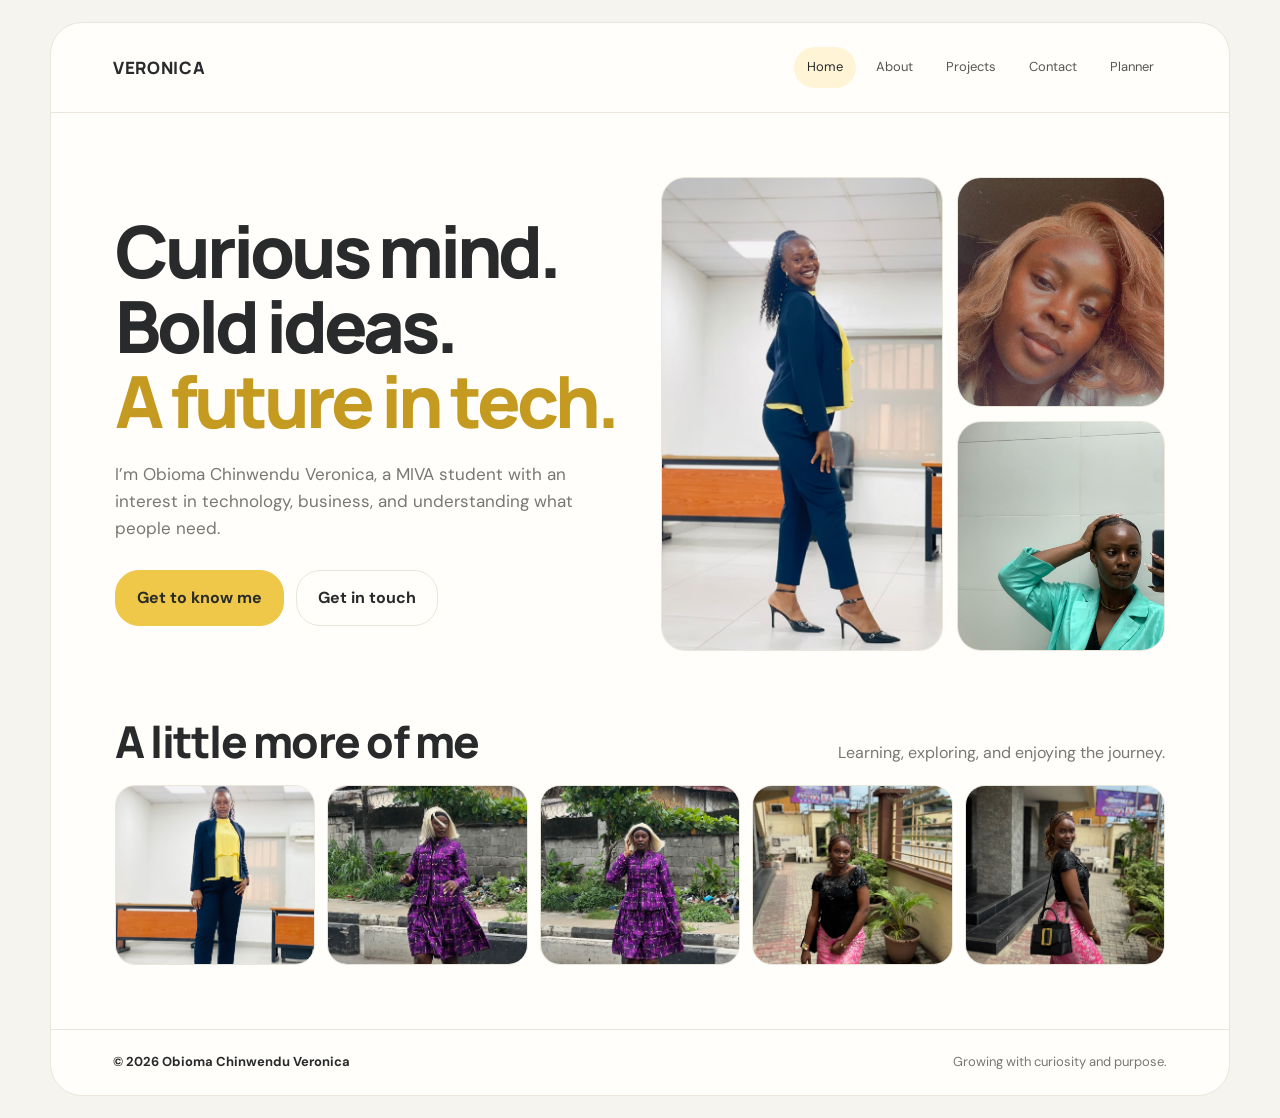
<file: index.html>
<!doctype html>
<html lang="en">
  <head>
    <meta charset="utf-8" />
    <meta name="viewport" content="width=device-width, initial-scale=1" />
    <title>Obioma Chinwendu Veronica</title>
    <meta
      name="description"
      content="The personal portfolio of Obioma Chinwendu Veronica."
    />
    <link rel="icon" href="assets/veronica-favicon.svg" type="image/svg+xml" />
    <link rel="stylesheet" href="style.css" />
  </head>
  <body>
    <div class="site-shell">
      <header>
        <a class="brand" href="index.html">VERONICA</a>
        <nav class="nav" aria-label="Main navigation">
          <a aria-current="page" href="index.html">Home</a
          ><a href="about.html">About</a><a href="projects.html">Projects</a
          ><a href="contact.html">Contact</a><a href="planner.html">Planner</a>
        </nav>
      </header>
      <main>
        <section class="hero">
          <div class="hero-copy">
            <h1>
              Curious mind.<br />Bold ideas.<br /><span>A future in tech.</span>
            </h1>
            <p>
              I’m Obioma Chinwendu Veronica, a MIVA student with an interest in
              technology, business, and understanding what people need.
            </p>
            <div class="actions">
              <a class="button" href="about.html">Get to know me</a
              ><a class="button secondary" href="contact.html">Get in touch</a>
            </div>
          </div>
          <div class="photo-grid">
            <img
              class="photo photo-main"
              src="assets/veronica-1.jpeg"
              alt="Veronica in a navy outfit"
            /><img
              class="photo"
              src="assets/veronica-3.jpeg"
              alt="Veronica portrait"
            /><img
              class="photo"
              src="assets/veronica-6.jpeg"
              alt="Veronica in a turquoise outfit"
            />
          </div>
        </section>
        <section class="gallery">
          <div class="section-head">
            <h2>A little more of me</h2>
            <p>Learning, exploring, and enjoying the journey.</p>
          </div>
          <div class="gallery-grid">
            <img
              src="assets/veronica-2.jpeg"
              alt="Veronica standing in a navy outfit"
            /><img
              src="assets/veronica-4.jpeg"
              alt="Veronica in a purple outfit"
            /><img
              src="assets/veronica-5.jpeg"
              alt="Veronica in a purple outfit"
            /><img
              src="assets/veronica-7.jpeg"
              alt="Veronica in a black and pink outfit"
            /><img
              src="assets/veronica-8.jpeg"
              alt="Veronica in a black and pink outfit"
            />
          </div>
        </section>
      </main>
      <footer>
        <strong>© 2026 Obioma Chinwendu Veronica</strong
        ><span>Growing with curiosity and purpose.</span>
      </footer>
    </div>
    <script src="script.js"></script>
  </body>
</html>
</file>
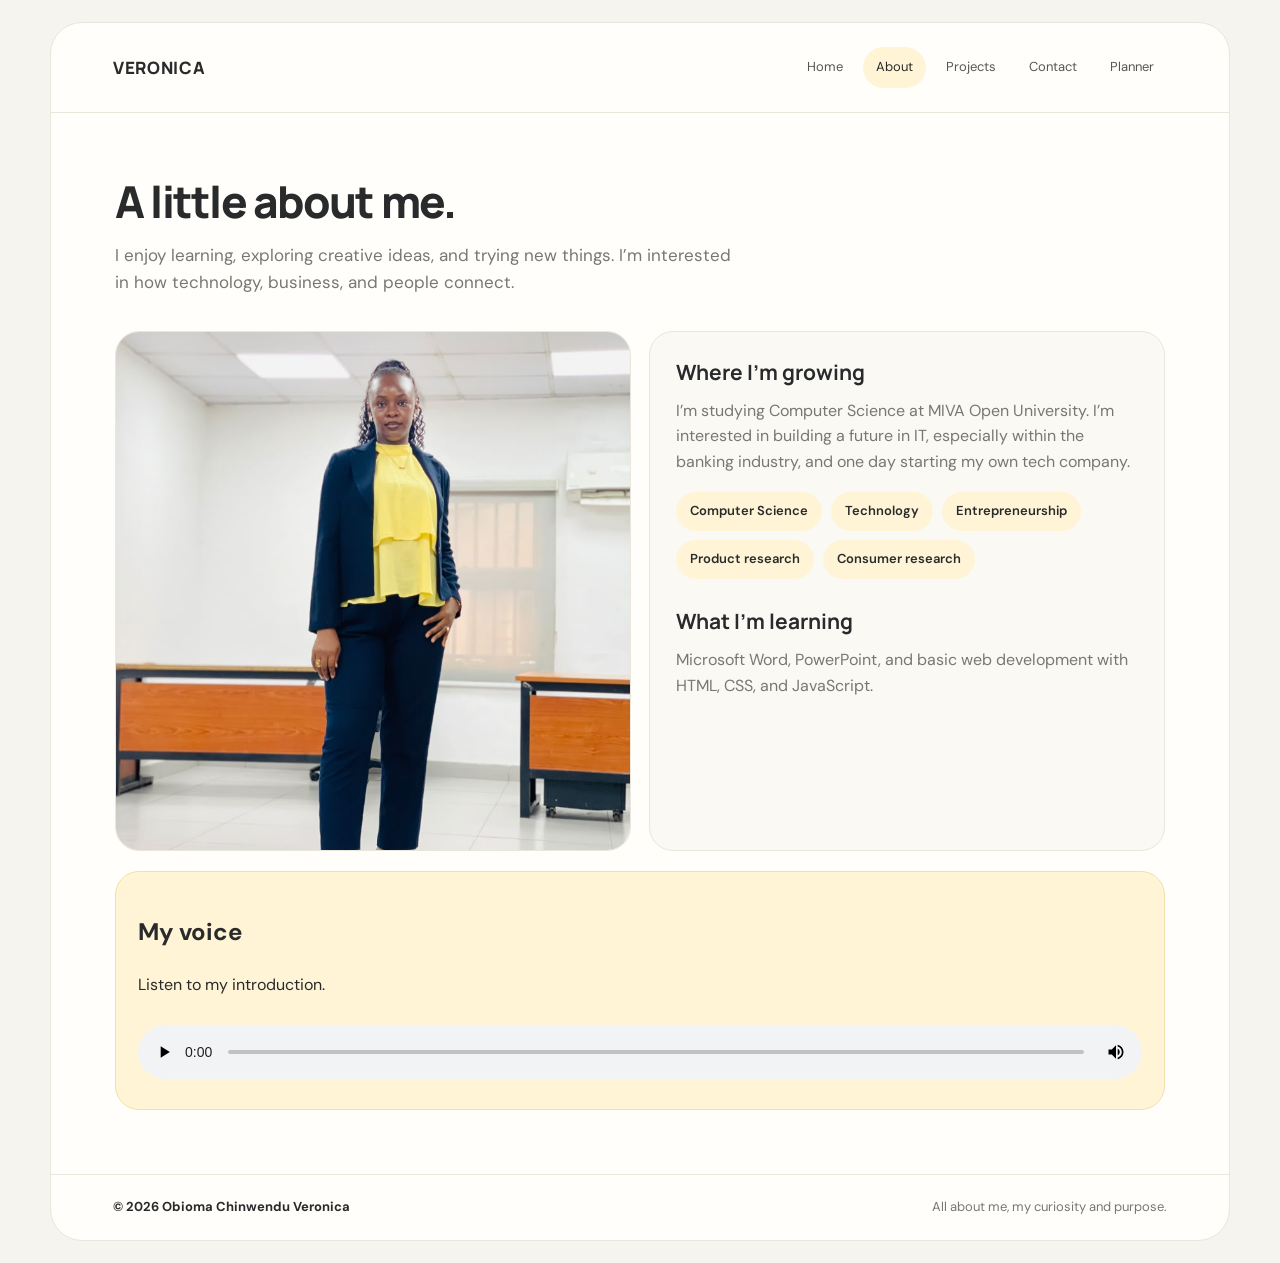
<file: about.html>
<!doctype html>
<html lang="en">
  <head>
    <meta charset="utf-8" />
    <meta name="viewport" content="width=device-width, initial-scale=1" />
    <title>About | Veronica</title>
    <link rel="icon" href="assets/veronica-favicon.svg" type="image/svg+xml" />
    <link rel="stylesheet" href="style.css" />
  </head>
  <body>
    <div class="site-shell">
      <header>
        <a class="brand" href="index.html">VERONICA</a>
        <nav class="nav" aria-label="Main navigation">
          <a href="index.html">Home</a
          ><a aria-current="page" href="about.html">About</a
          ><a href="projects.html">Projects</a><a href="contact.html">Contact</a
          ><a href="planner.html">Planner</a>
        </nav>
      </header>
      <main>
        <div class="page-intro">
          <h1 class="page-title">A little about me.</h1>
          <p>
            I enjoy learning, exploring creative ideas, and trying new things.
            I’m interested in how technology, business, and people connect.
          </p>
        </div>
        <div class="two-col">
          <img
            class="photo-about"
            src="assets/veronica-2.jpeg"
            alt="Veronica"
          />
          <div class="panel">
            <h2>Where I’m growing</h2>
            <p>
              I’m studying Computer Science at MIVA Open University. I’m
              interested in building a future in IT, especially within the
              banking industry, and one day starting my own tech company.
            </p>
            <div class="tag-list">
              <span class="tag">Computer Science</span
              ><span class="tag">Technology</span
              ><span class="tag">Entrepreneurship</span
              ><span class="tag">Product research</span
              ><span class="tag">Consumer research</span>
            </div>
            <h3 style="margin-top: 28px">What I’m learning</h3>
            <p>
              Microsoft Word, PowerPoint, and basic web development with HTML,
              CSS, and JavaScript.
            </p>
          </div>
        </div>
        <div class="audio-box">
          <h2>My voice</h2>
          <p>Listen to my introduction.</p>
          <!-- Developer: replace the source path below with Veronica's supplied recording when it arrives. --><audio
            controls
            preload="metadata"
          >
            <source src="assets/Wendy-audio.ogg" type="audio/ogg" />
            Your browser does not support audio playback.
          </audio>
        </div>
      </main>
      <footer>
        <strong>© 2026 Obioma Chinwendu Veronica</strong
        ><span>All about me, my curiosity and purpose.</span>
      </footer>
    </div>
    <script src="script.js"></script>
  </body>
</html>
</file>
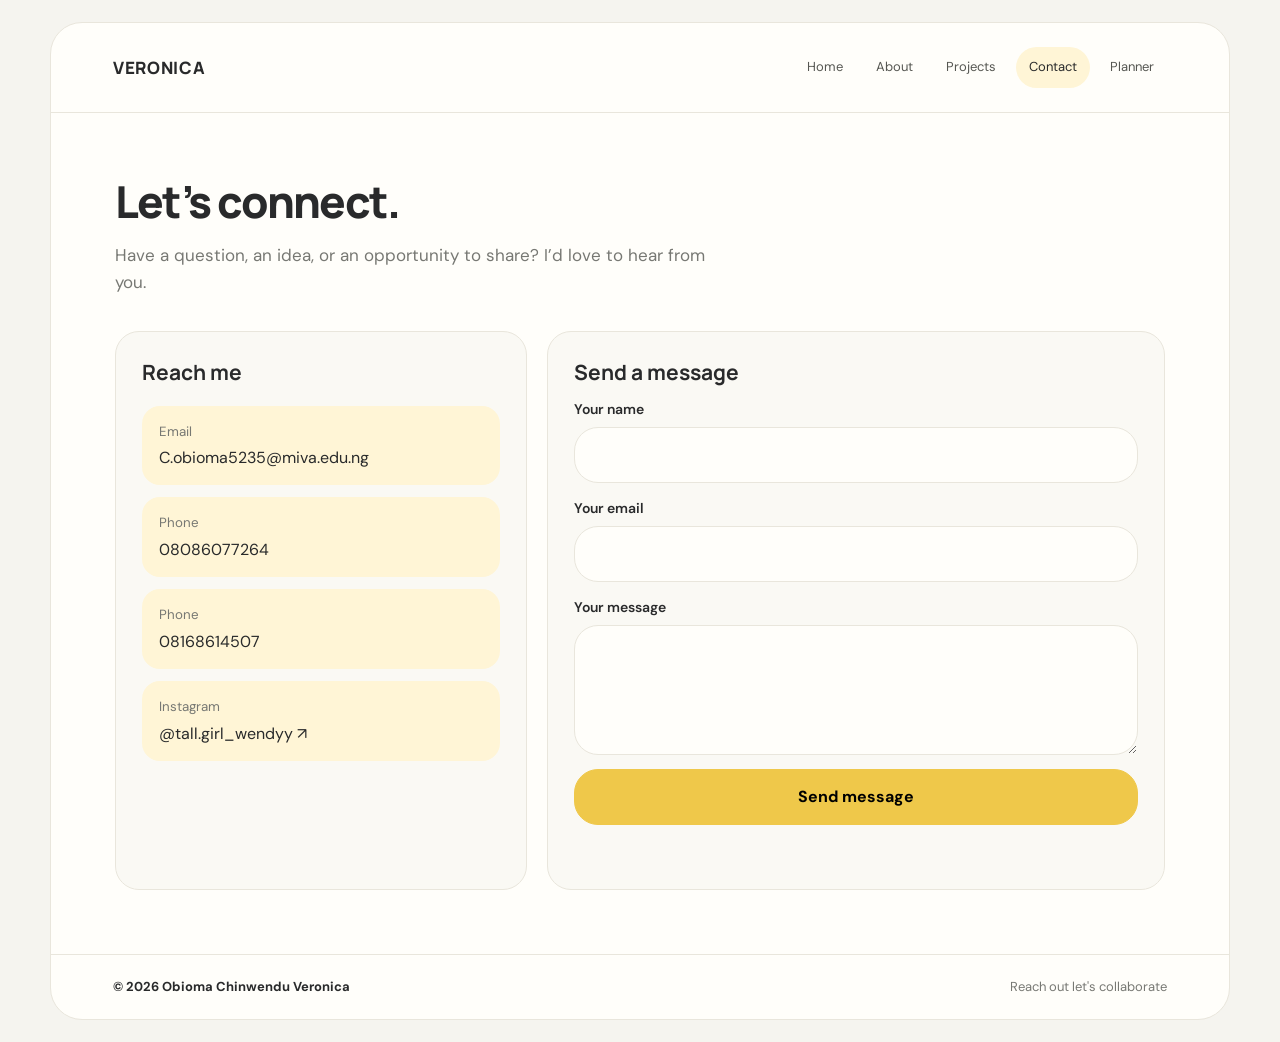
<file: contact.html>
<!doctype html>
<html lang="en">
  <head>
    <meta charset="utf-8" />
    <meta name="viewport" content="width=device-width, initial-scale=1" />
    <title>Contact | Veronica</title>
    <link rel="icon" href="assets/veronica-favicon.svg" type="image/svg+xml" />
    <link rel="stylesheet" href="style.css" />
  </head>
  <body>
    <div class="site-shell">
      <header>
        <a class="brand" href="index.html">VERONICA</a>
        <nav class="nav" aria-label="Main navigation">
          <a href="index.html">Home</a><a href="about.html">About</a
          ><a href="projects.html">Projects</a
          ><a aria-current="page" href="contact.html">Contact</a
          ><a href="planner.html">Planner</a>
        </nav>
      </header>
      <main>
        <div class="page-intro">
          <h1 class="page-title">Let’s connect.</h1>
          <p>
            Have a question, an idea, or an opportunity to share? I’d love to
            hear from you.
          </p>
        </div>
        <div class="contact-grid">
          <section class="panel">
            <h2>Reach me</h2>
            <div class="contact-list">
              <a class="contact-item" href="mailto:C.obioma5235@miva.edu.ng"
                ><small>Email</small>C.obioma5235@miva.edu.ng</a
              ><a class="contact-item" href="tel:08086077264"
                ><small>Phone</small>08086077264</a
              ><a class="contact-item" href="tel:08168614507"
                ><small>Phone</small>08168614507</a
              ><a
                class="contact-item"
                href="https://www.instagram.com/tall.girl_wendyy?psln=MWpiemE1ZjBkZmY4eg%3D%3D&utm_source=qr"
                target="_blank"
                rel="noopener noreferrer"
                ><small>Instagram</small>@tall.girl_wendyy ↗</a
              >
            </div>
          </section>
          <section class="panel">
            <h2>Send a message</h2>
            <form id="contactForm">
              <div class="field">
                <label for="name">Your name</label
                ><input id="name" name="name" autocomplete="name" required />
              </div>
              <div class="field">
                <label for="email">Your email</label
                ><input
                  id="email"
                  name="email"
                  type="email"
                  autocomplete="email"
                  required
                />
              </div>
              <div class="field">
                <label for="message">Your message</label
                ><textarea id="message" name="message" required></textarea>
              </div>
              <button class="button" type="submit">Send message</button>
              <div
                class="form-message"
                id="formMessage"
                role="status"
                aria-live="polite"
              ></div>
            </form>
          </section>
        </div>
      </main>
      <footer>
        <strong>© 2026 Obioma Chinwendu Veronica</strong
        ><span>Reach out let's collaborate</span>
      </footer>
    </div>
    <script src="script.js"></script>
  </body>
</html>
</file>
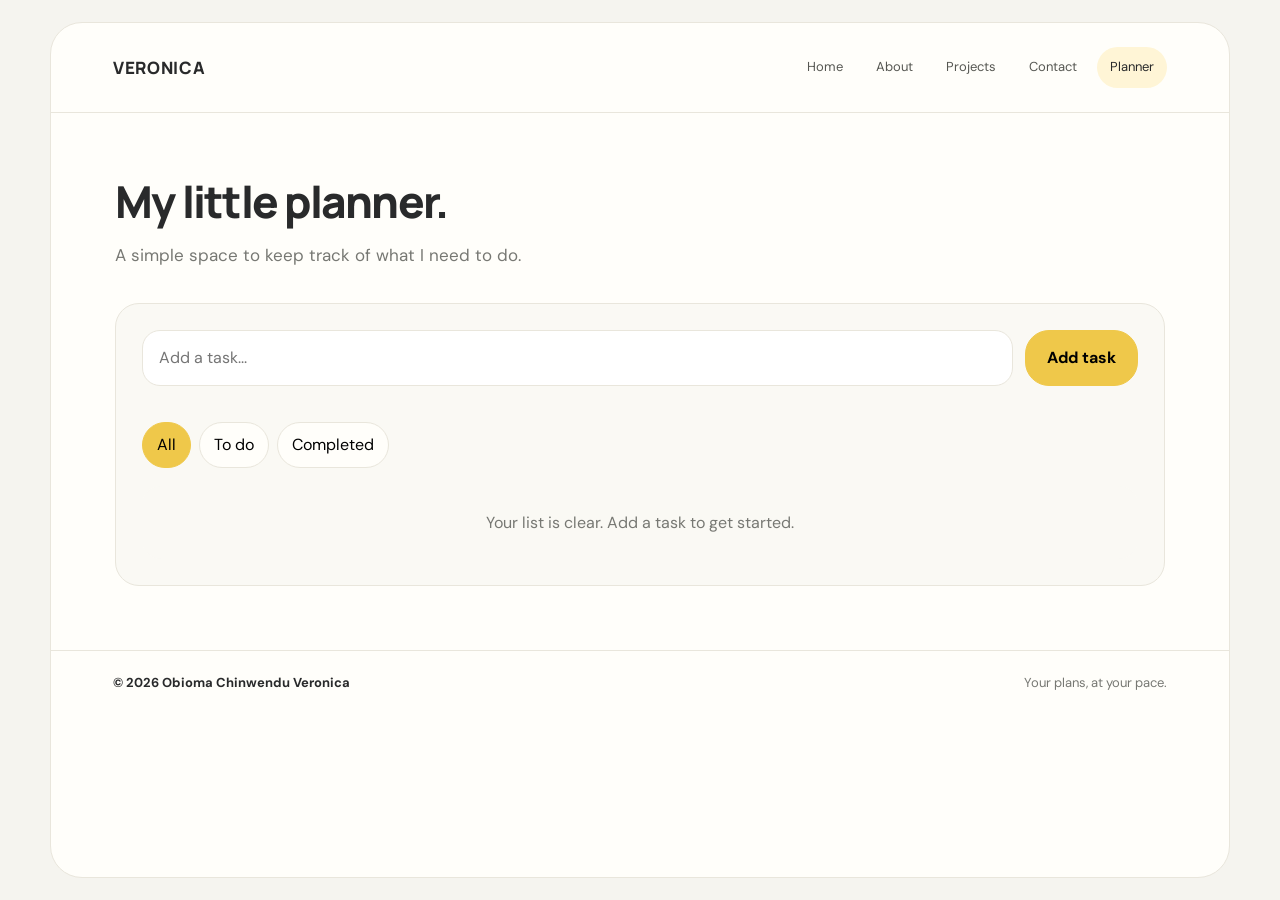
<file: planner.html>
<!doctype html>
<html lang="en">
  <head>
    <meta charset="utf-8" />
    <meta name="viewport" content="width=device-width, initial-scale=1" />
    <title>Planner | Veronica</title>
    <link rel="icon" href="assets/veronica-favicon.svg" type="image/svg+xml" />
    <link rel="stylesheet" href="style.css" />
  </head>
  <body>
    <div class="site-shell">
      <header>
        <a class="brand" href="index.html">VERONICA</a>
        <nav class="nav" aria-label="Main navigation">
          <a href="index.html">Home</a><a href="about.html">About</a
          ><a href="projects.html">Projects</a><a href="contact.html">Contact</a
          ><a aria-current="page" href="planner.html">Planner</a>
        </nav>
      </header>
      <main>
        <div class="page-intro">
          <h1 class="page-title">My little planner.</h1>
          <p>A simple space to keep track of what I need to do.</p>
        </div>
        <section class="panel">
          <form id="taskForm">
            <div class="planner-top">
              <input
                id="taskInput"
                type="text"
                placeholder="Add a task..."
                maxlength="120"
                required
                aria-label="New task"
              /><button class="button" type="submit">Add task</button>
            </div>
          </form>
          <div class="filters" aria-label="Task filters">
            <button class="filter active" data-filter="all" type="button">
              All</button
            ><button class="filter" data-filter="active" type="button">
              To do</button
            ><button class="filter" data-filter="done" type="button">
              Completed
            </button>
          </div>
          <div class="task-list" id="taskList">
            <div class="empty">
              Your list is clear. Add a task to get started.
            </div>
          </div>
        </section>
      </main>
      <footer>
        <strong>© 2026 Obioma Chinwendu Veronica</strong
        ><span>Your plans, at your pace.</span>
      </footer>
    </div>
    <script src="script.js"></script>
  </body>
</html>
</file>
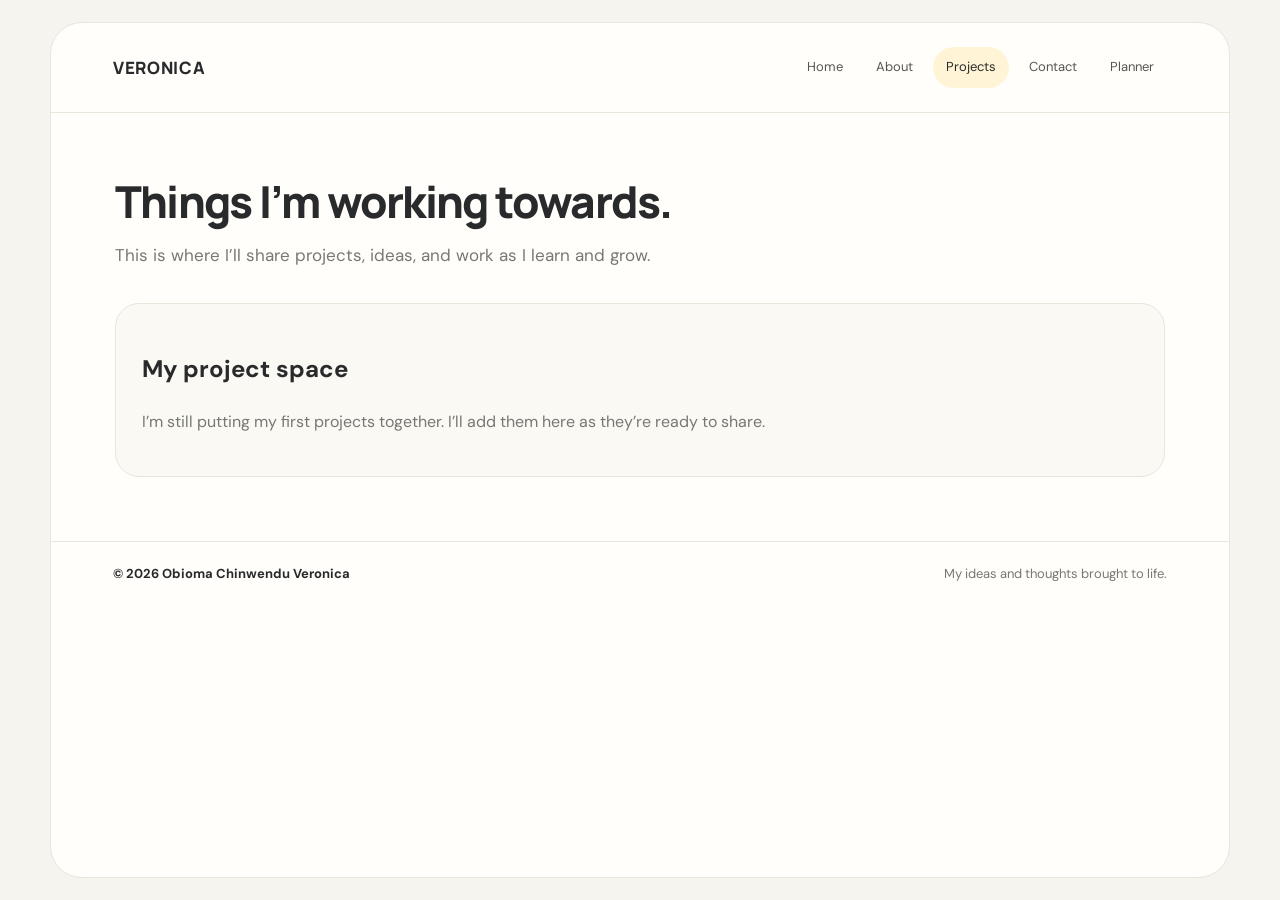
<file: projects.html>
<!doctype html>
<html lang="en">
  <head>
    <meta charset="utf-8" />
    <meta name="viewport" content="width=device-width, initial-scale=1" />
    <title>Projects | Veronica</title>
    <link rel="icon" href="assets/veronica-favicon.svg" type="image/svg+xml" />
    <link rel="stylesheet" href="style.css" />
  </head>
  <body>
    <div class="site-shell">
      <header>
        <a class="brand" href="index.html">VERONICA</a>
        <nav class="nav" aria-label="Main navigation">
          <a href="index.html">Home</a><a href="about.html">About</a
          ><a aria-current="page" href="projects.html">Projects</a
          ><a href="contact.html">Contact</a><a href="planner.html">Planner</a>
        </nav>
      </header>
      <main>
        <div class="page-intro">
          <h1 class="page-title">Things I’m working towards.</h1>
          <p>
            This is where I’ll share projects, ideas, and work as I learn and
            grow.
          </p>
        </div>
        <div class="project-card">
          <h2>My project space</h2>
          <p>
            I’m still putting my first projects together. I’ll add them here as
            they’re ready to share.
          </p>
        </div>
      </main>
      <footer>
        <strong>© 2026 Obioma Chinwendu Veronica</strong
        ><span>My ideas and thoughts brought to life.</span>
      </footer>
    </div>
    <script src="script.js"></script>
  </body>
</html>
</file>
<file: style.css>
@import url("https://fonts.googleapis.com/css2?family=DM+Sans:wght@400;500;600;700&family=Manrope:wght@400;500;600;700;800&display=swap");
:root {
  --yellow: #efc84a;
  --yellow-soft: #fff5d6;
  --ink: #292a2b;
  --muted: #777873;
  --line: #e9e6dc;
  --paper: #fffefa;
  --page: #f5f4ef;
  --gray: #e9e9e5;
  --radius: 24px;
}
* {
  box-sizing: border-box;
}
html {
  scroll-behavior: smooth;
}
body {
  margin: 0;
  background: var(--page);
  color: var(--ink);
  font-family: "DM Sans", Arial, sans-serif;
  line-height: 1.6;
}
a {
  color: inherit;
  text-decoration: none;
}
button,
input,
textarea,
select {
  font: inherit;
}
button,
.button,
.nav a,
.photo,
.panel,
.field input,
.field textarea,
.field select,
.task,
.audio-box {
  border-radius: var(--radius);
}
.site-shell {
  width: min(1180px, calc(100% - 36px));
  margin: 22px auto;
  background: var(--paper);
  border: 1px solid var(--line);
  border-radius: 32px;
  overflow: hidden;
  min-height: calc(100vh - 44px);
}
header {
  display: flex;
  align-items: center;
  justify-content: space-between;
  gap: 24px;
  padding: 24px clamp(22px, 5vw, 62px);
  border-bottom: 1px solid var(--line);
}
.brand {
  font-family: Manrope, sans-serif;
  font-weight: 800;
  letter-spacing: 0.04em;
  font-size: 17px;
}
.nav {
  display: flex;
  gap: 7px;
  flex-wrap: wrap;
  justify-content: flex-end;
}
.nav a {
  padding: 10px 13px;
  font-size: 13px;
  color: #565752;
  transition: 0.2s;
}
.nav a:hover,
.nav a[aria-current="page"] {
  background: var(--yellow-soft);
  color: var(--ink);
}
main {
  padding: clamp(28px, 5vw, 64px);
}
.hero {
  display: grid;
  grid-template-columns: 1fr 1fr;
  gap: 42px;
  align-items: center;
}
.hero-copy h1 {
  font:
    800 clamp(42px, 6vw, 72px)/1.04 Manrope,
    sans-serif;
  letter-spacing: -0.055em;
  margin: 12px 0 22px;
}
.hero-copy h1 span {
  color: #c49a20;
}
.hero-copy p {
  max-width: 480px;
  color: var(--muted);
  font-size: 17px;
  margin: 0 0 28px;
}
.actions {
  display: flex;
  gap: 12px;
  flex-wrap: wrap;
}
.button {
  display: inline-flex;
  align-items: center;
  justify-content: center;
  padding: 14px 21px;
  background: var(--yellow);
  font-weight: 700;
  border: 1px solid var(--yellow);
  cursor: pointer;
  transition: 0.2s;
}
.button:hover {
  transform: translateY(-2px);
  background: #e5b92e;
}
.button.secondary {
  background: transparent;
  border-color: var(--line);
}
.button.secondary:hover {
  background: var(--yellow-soft);
}
.photo-grid {
  display: grid;
  grid-template-columns: 1.15fr 0.85fr;
  grid-template-rows: 230px 230px;
  gap: 14px;
}
.photo {
  width: 100%;
  height: 100%;
  object-fit: cover;
  display: block;
  background: var(--gray);
  border: 1px solid var(--line);
}
.photo-main {
  grid-row: 1/3;
}
.gallery {
  margin-top: 66px;
}
.section-head {
  display: flex;
  align-items: end;
  justify-content: space-between;
  gap: 20px;
  margin-bottom: 20px;
}
.section-head h2,
.page-title {
  font:
    800 clamp(30px, 4vw, 44px)/1.1 Manrope,
    sans-serif;
  letter-spacing: -0.04em;
  margin: 0;
}
.section-head p {
  color: var(--muted);
  margin: 0;
}
.gallery-grid {
  display: grid;
  grid-template-columns: repeat(5, 1fr);
  gap: 12px;
}
.gallery-grid img {
  width: 100%;
  height: 180px;
  object-fit: cover;
  border-radius: 20px;
  border: 1px solid var(--line);
}
.page-intro {
  max-width: 700px;
  margin-bottom: 34px;
}
.page-intro p {
  color: var(--muted);
  font-size: 17px;
  max-width: 620px;
}
.two-col {
  display: grid;
  grid-template-columns: 1fr 1fr;
  gap: 18px;
}
.panel {
  background: #faf9f4;
  border: 1px solid var(--line);
  padding: 26px;
}
.panel h2,
.panel h3 {
  font:
    700 21px Manrope,
    sans-serif;
  margin: 0 0 12px;
}
.panel p {
  color: var(--muted);
  margin: 0;
}
.tag-list {
  display: flex;
  gap: 9px;
  flex-wrap: wrap;
  margin-top: 18px;
}
.tag {
  padding: 9px 14px;
  border-radius: 99px;
  background: var(--yellow-soft);
  font-size: 13px;
  font-weight: 600;
}
.photo-about {
  width: 100%;
  max-height: 520px;
  object-fit: cover;
  border-radius: 24px;
  border: 1px solid var(--line);
}
.project-card {
  padding: 26px;
  border: 1px solid var(--line);
  border-radius: 24px;
  background: #faf9f4;
}
.project-card p {
  color: var(--muted);
}
.contact-grid {
  display: grid;
  grid-template-columns: 0.8fr 1.2fr;
  gap: 20px;
}
.contact-list {
  display: grid;
  gap: 12px;
  margin-top: 20px;
}
.contact-item {
  padding: 15px 17px;
  border-radius: 18px;
  background: var(--yellow-soft);
  overflow-wrap: anywhere;
}
.contact-item small {
  display: block;
  color: var(--muted);
  margin-bottom: 3px;
}
form {
  display: grid;
  gap: 14px;
}
.field {
  display: grid;
  gap: 7px;
}
.field label {
  font-weight: 600;
  font-size: 14px;
}
.field input,
.field textarea,
.field select {
  width: 100%;
  padding: 14px 16px;
  border: 1px solid var(--line);
  background: #fffefa;
  outline: none;
}
.field input:focus,
.field textarea:focus,
.field select:focus {
  border-color: #d6ad35;
  box-shadow: 0 0 0 3px #efc84a33;
}
.field textarea {
  min-height: 130px;
  resize: vertical;
}
.form-message {
  min-height: 24px;
  color: #47744a;
  font-weight: 600;
}
.audio-box {
  padding: 22px;
  background: var(--yellow-soft);
  border: 1px solid #f1e1a8;
  margin-top: 20px;
}
audio {
  width: 100%;
  margin-top: 12px;
}
.planner-top {
  display: flex;
  gap: 12px;
  flex-wrap: wrap;
  margin-bottom: 18px;
}
.planner-top input {
  flex: 1;
  min-width: 200px;
  padding: 14px 16px;
  border: 1px solid var(--line);
  border-radius: 18px;
}
.filters {
  display: flex;
  gap: 8px;
  flex-wrap: wrap;
  margin: 18px 0;
}
.filter {
  border: 1px solid var(--line);
  background: #fffefa;
  padding: 9px 14px;
  border-radius: 99px;
  cursor: pointer;
}
.filter.active {
  background: var(--yellow);
  border-color: var(--yellow);
}
.task-list {
  display: grid;
  gap: 10px;
}
.task {
  display: flex;
  align-items: center;
  gap: 12px;
  padding: 14px 16px;
  background: #faf9f4;
  border: 1px solid var(--line);
}
.task span {
  flex: 1;
  overflow-wrap: anywhere;
}
.task.done span {
  text-decoration: line-through;
  color: var(--muted);
}
.task button {
  border: 0;
  background: var(--gray);
  padding: 8px 11px;
  cursor: pointer;
}
.empty {
  padding: 24px;
  text-align: center;
  color: var(--muted);
  background: #faf9f4;
  border-radius: 20px;
}
footer {
  border-top: 1px solid var(--line);
  padding: 22px clamp(22px, 5vw, 62px);
  display: flex;
  justify-content: space-between;
  gap: 12px;
  flex-wrap: wrap;
  color: var(--muted);
  font-size: 13px;
}
footer strong {
  color: var(--ink);
}
@media (max-width: 800px) {
  .hero,
  .two-col,
  .contact-grid {
    grid-template-columns: 1fr;
  }
  .photo-grid {
    grid-template-rows: 190px 190px;
  }
  .gallery-grid {
    grid-template-columns: repeat(3, 1fr);
  }
  .gallery-grid img {
    height: 150px;
  }
}
@media (max-width: 560px) {
  .site-shell {
    width: calc(100% - 18px);
    margin: 9px auto;
    border-radius: 25px;
  }
  header {
    align-items: flex-start;
    flex-direction: column;
    padding: 20px;
  }
  .nav {
    justify-content: flex-start;
  }
  .nav a {
    padding: 9px 10px;
  }
  main {
    padding: 25px 20px;
  }
  .hero-copy h1 {
    font-size: 45px;
  }
  .photo-grid {
    grid-template-rows: 160px 160px;
    gap: 9px;
  }
  .gallery {
    margin-top: 42px;
  }
  .gallery-grid {
    grid-template-columns: repeat(2, 1fr);
  }
  .gallery-grid img {
    height: 150px;
  }
  .section-head {
    align-items: flex-start;
    flex-direction: column;
  }
  .task {
    flex-wrap: wrap;
  }
}
</file>
